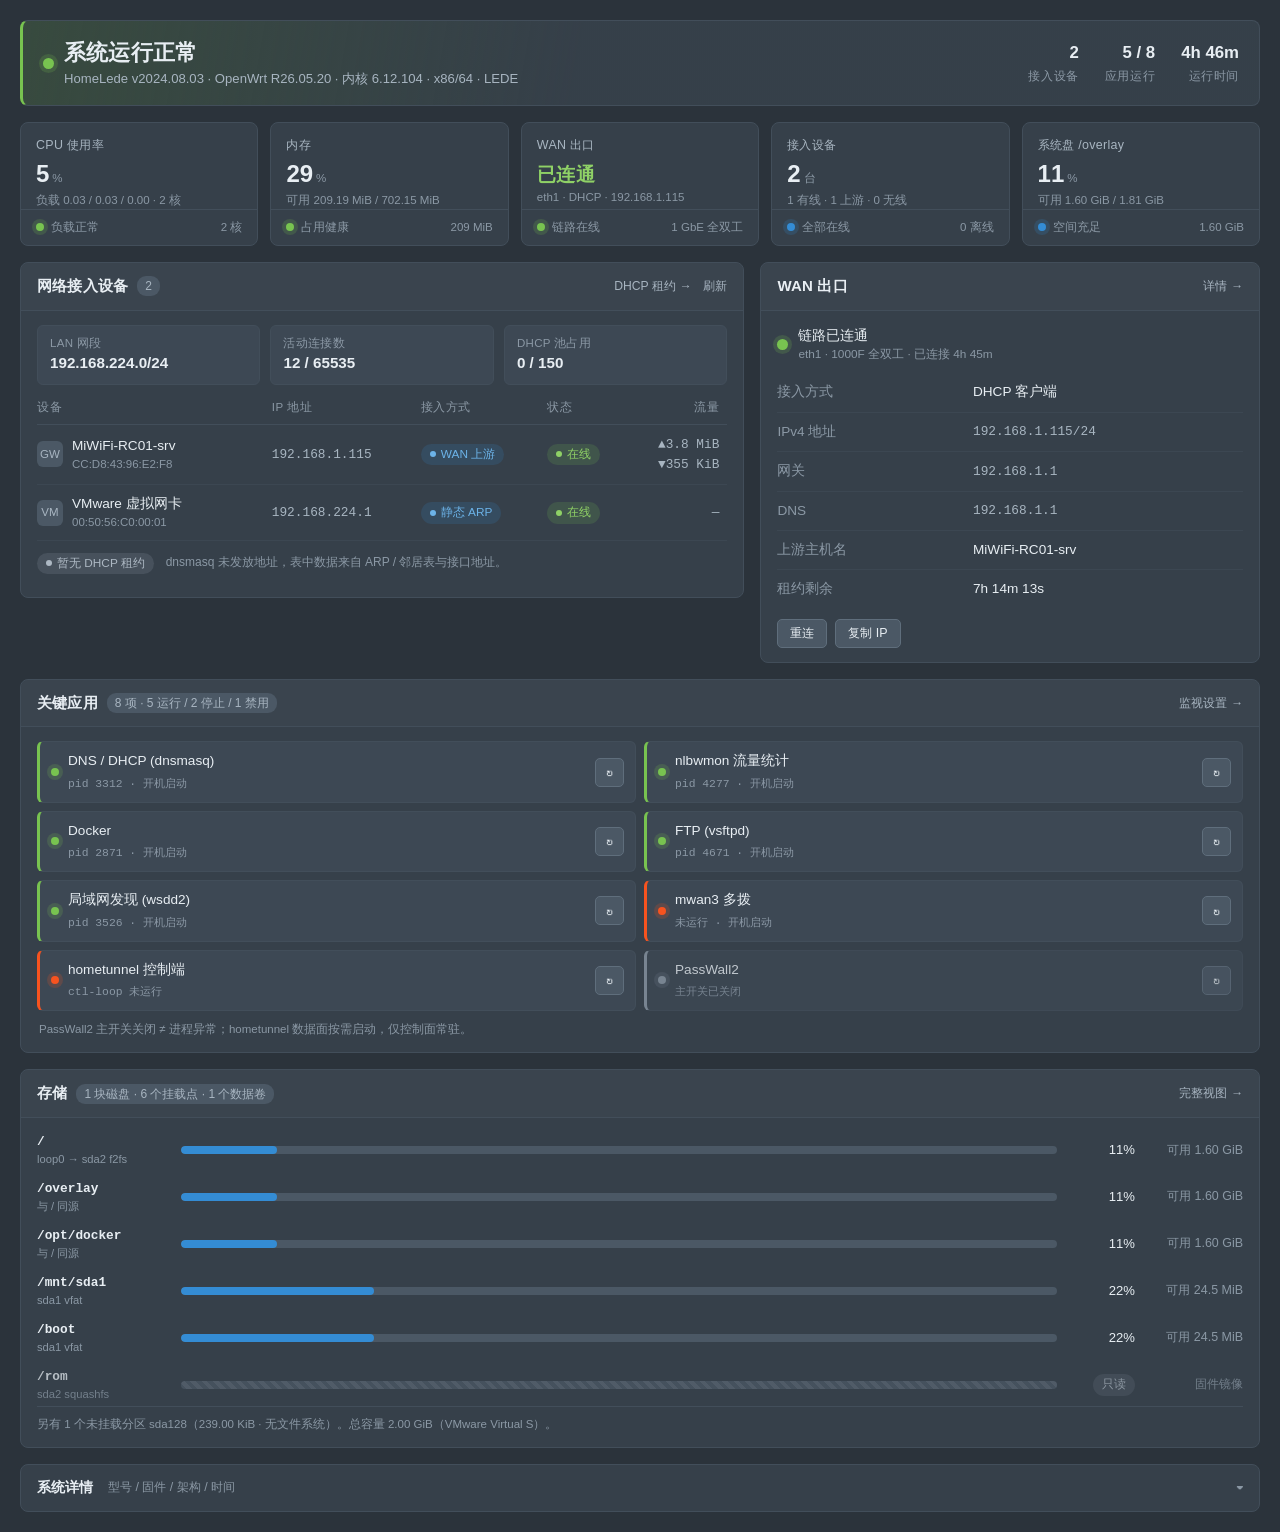
<file: sketches/001-status-first/index.html>
<!doctype html>
<html lang="zh-CN">
<head>
<meta charset="utf-8">
<title>HomeLede 首页 UE 方案 A — 状态优先</title>
<style>
:root{
  --bg:#2b333b; --card:#36404a; --card2:#3d4854; --line:#424e5a;
  --fg:#e8eef3; --fg2:#a8b5c1; --fg3:#8b98a5;
  --primary:#348cd4; --success:#78c350; --warn:#ff9800; --danger:#f7531f; --info:#45bbe0;
  --mono:'Consolas','Courier New',monospace;
  --sans:'Poppins',-apple-system,BlinkMacSystemFont,'Segoe UI','Microsoft YaHei',sans-serif;
}
*{box-sizing:border-box;margin:0;padding:0}
body{background:var(--bg);color:var(--fg);font-family:var(--sans);font-size:14px;line-height:1.5;padding:20px;-webkit-font-smoothing:antialiased}
.wrap{max-width:1280px;margin:0 auto;display:flex;flex-direction:column;gap:16px}

/* ---------- 顶部健康条 ---------- */
.hero{
  background:linear-gradient(100deg,rgba(120,195,80,.16),rgba(54,64,74,.95) 45%);
  border:1px solid var(--line);border-left:3px solid var(--success);
  border-radius:8px;padding:16px 20px;display:flex;align-items:center;gap:20px;flex-wrap:wrap
}
.hero.degraded{background:linear-gradient(100deg,rgba(255,152,0,.16),rgba(54,64,74,.95) 45%);border-left-color:var(--warn)}
.hero-badge{display:flex;align-items:center;gap:10px}
.dot{width:11px;height:11px;border-radius:50%;box-shadow:0 0 0 4px rgba(120,195,80,.18);flex:0 0 auto}
.dot.g{background:var(--success);box-shadow:0 0 0 4px rgba(120,195,80,.18)}
.dot.w{background:var(--warn);box-shadow:0 0 0 4px rgba(255,152,0,.18)}
.dot.r{background:var(--danger);box-shadow:0 0 0 4px rgba(247,83,31,.18)}
.dot.m{background:var(--fg3);box-shadow:0 0 0 4px rgba(139,152,165,.18)}
.sm{width:8px;height:8px;box-shadow:none}
.hero-title{font-size:1.35rem;font-weight:600;letter-spacing:.2px}
.hero-sub{color:var(--fg2);font-size:.82rem}
.hero-right{margin-left:auto;display:flex;gap:26px;flex-wrap:wrap}
.hero-kv{text-align:right}
.hero-kv b{display:block;font-size:1.05rem;font-weight:600;font-variant-numeric:tabular-nums}
.hero-kv span{color:var(--fg3);font-size:.75rem;letter-spacing:.6px}

/* ---------- KPI 条：五张卡统一解剖 = 标题 / 大值 / 副行 / 底部指示 ---------- */
.kpis{display:grid;grid-template-columns:repeat(5,1fr);gap:12px}
.kpi{background:var(--card);border:1px solid var(--line);border-radius:8px;padding:13px 15px 0;display:flex;flex-direction:column;min-height:116px}
.kpi-h{display:flex;align-items:center;gap:7px;color:var(--fg2);font-size:.78rem;letter-spacing:.3px}
.kpi-v{font-size:1.5rem;font-weight:600;margin-top:5px;font-variant-numeric:tabular-nums;line-height:1.2}
.kpi-v small{font-size:.72rem;color:var(--fg3);font-weight:400;margin-left:3px}
/* 状态型大值：落在同一字号槽位，不破坏五卡基线节奏 */
.kpi-v.state{font-size:1.16rem;letter-spacing:.5px;padding-top:4px}
.kpi-v.state.g{color:#8fd166}
.kpi-v.state.r{color:#ff7a4d}
.kpi-v.state.w{color:#ffb74d}
.kpi-f{color:var(--fg3);font-size:.72rem;margin-top:3px;flex:1}
/* 比例轨（表达“用了多少”） */
.kpi-bar{height:4px;background:#4b5865;border-radius:2px;margin-bottom:14px;overflow:hidden}
.kpi-bar>i{display:block;height:100%;border-radius:2px;min-width:6px;transition:width .6s ease}
/* 状态脚注（表达“是/否”）。刻意不用轨道，避免被读成 100% 进度条 */
.kpi-foot{display:flex;align-items:center;gap:7px;margin:auto -15px 0;padding:9px 15px;border-top:1px solid var(--line);color:var(--fg3);font-size:.72rem}
.kpi-foot .txt{margin-left:auto;font-variant-numeric:tabular-nums}
.dot.b{background:var(--primary);box-shadow:0 0 0 4px rgba(52,140,212,.18)}

/* ---------- 通用卡片 ---------- */
.cols{display:grid;grid-template-columns:1.45fr 1fr;gap:16px;align-items:start}
.card{background:var(--card);border:1px solid var(--line);border-radius:8px;overflow:hidden}
.card-h{display:flex;align-items:center;gap:9px;padding:12px 16px;border-bottom:1px solid var(--line);background:rgba(255,255,255,.02)}
.card-h h3{font-size:.94rem;font-weight:600;letter-spacing:.2px}
.card-h .cnt{color:var(--fg2);font-size:.75rem;background:#4b5865;border-radius:9px;padding:1px 8px}
.card-h .act{margin-left:auto;display:flex;gap:12px;align-items:center}
.card-b{padding:14px 16px}
.link{color:var(--fg2);font-size:.76rem;cursor:pointer;text-decoration:none}
.link:hover{color:#6cb3e8}

/* ---------- 网络接入 ---------- */
.nettop{display:grid;grid-template-columns:repeat(3,1fr);gap:10px;margin-bottom:14px}
.mini{background:var(--card2);border:1px solid var(--line);border-radius:6px;padding:9px 12px}
.mini span{display:block;color:var(--fg3);font-size:.72rem;letter-spacing:.3px}
.mini b{font-size:.95rem;font-weight:600;font-variant-numeric:tabular-nums}
table{width:100%;border-collapse:collapse}
th{text-align:left;color:var(--fg3);font-size:.72rem;font-weight:500;letter-spacing:.5px;padding:0 8px 8px 0;border-bottom:1px solid var(--line)}
td{padding:9px 8px 9px 0;border-bottom:1px solid rgba(66,78,90,.55);font-size:.85rem;vertical-align:middle}
tr:last-child td{border-bottom:0}
tbody tr:hover{background:rgba(255,255,255,.025)}
.dev{display:flex;align-items:center;gap:9px}
.avatar{width:26px;height:26px;border-radius:6px;background:#4b5865;display:flex;align-items:center;justify-content:center;font-size:.72rem;color:var(--fg2);flex:0 0 auto}
.dev b{font-weight:500}
.dev em{font-style:normal;display:block;color:var(--fg3);font-size:.72rem}
.mono{font-family:var(--mono);font-size:.8rem;color:var(--fg2)}
.pill{display:inline-flex;align-items:center;gap:5px;font-size:.74rem;padding:2px 9px;border-radius:11px;white-space:nowrap}
.pill i{width:6px;height:6px;border-radius:50%;background:currentColor;flex:0 0 auto}
.p-g{background:rgba(120,195,80,.16);color:#8fd166}
.p-w{background:rgba(255,152,0,.16);color:#ffb74d}
.p-r{background:rgba(247,83,31,.16);color:#ff7a4d}
.p-m{background:rgba(139,152,165,.2);color:#adb8c3}
.p-b{background:rgba(52,140,212,.16);color:#6cb3e8}

/* ---------- 应用 ---------- */
.apps{display:grid;grid-template-columns:1fr 1fr;gap:8px}
.app{background:var(--card2);border:1px solid var(--line);border-left:3px solid var(--fg3);border-radius:6px;padding:9px 11px;display:flex;align-items:center;gap:9px}
.app.on{border-left-color:var(--success)}
.app.off{border-left-color:var(--danger)}
.app.dis{border-left-color:var(--fg3);opacity:.78}
.app-info{min-width:0;flex:1}
.app-info b{display:block;font-weight:500;font-size:.85rem;white-space:nowrap;overflow:hidden;text-overflow:ellipsis}
.app-info em{font-style:normal;color:var(--fg3);font-size:.71rem;font-family:var(--mono)}
/* 重启是每张卡的主操作，给足对比度与命中面积 */
.iconbtn{background:#4b5865;border:1px solid #5f6e7c;color:var(--fg);border-radius:5px;width:29px;height:29px;cursor:pointer;font-size:.9rem;flex:0 0 auto;display:flex;align-items:center;justify-content:center}
.iconbtn:hover{border-color:var(--primary);color:#6cb3e8;background:#526070}
.app-note{grid-column:1/-1;color:var(--fg3);font-size:.72rem;padding:2px 0 0 2px}

/* ---------- 磁盘 ---------- */
.disk{display:flex;flex-direction:column;gap:11px}
.drow{display:grid;grid-template-columns:132px 1fr 66px 96px;gap:12px;align-items:center}
.drow .mp{font-family:var(--mono);font-size:.8rem;font-weight:600;white-space:nowrap;overflow:hidden;text-overflow:ellipsis}
.drow .mp em{font-style:normal;display:block;font-family:var(--sans);font-weight:400;color:var(--fg3);font-size:.7rem}
.bar{height:8px;background:#4b5865;border-radius:4px;overflow:hidden}
.bar>i{display:block;height:100%;background:var(--primary);border-radius:4px;min-width:6px}
.bar>i.w{background:var(--warn)}
.bar>i.r{background:var(--danger)}
/* 只读镜像：斜纹中性轨。不用满格进度条，避免被读成“用满了” */
.bar.ro{background:repeating-linear-gradient(45deg,#4b5865,#4b5865 4px,#5a6673 4px,#5a6673 8px)}
.drow .pct{text-align:right;font-variant-numeric:tabular-nums;font-size:.82rem}
.drow .av{text-align:right;color:var(--fg3);font-size:.78rem;font-variant-numeric:tabular-nums}
.dfoot{color:var(--fg3);font-size:.72rem;margin-top:3px;padding-top:9px;border-top:1px solid var(--line)}

/* ---------- 折叠详情 ---------- */
details.card{border-radius:8px}
details.card>summary{cursor:pointer;list-style:none;padding:12px 16px;display:flex;align-items:center;gap:9px;font-size:.9rem;font-weight:600}
details.card>summary::-webkit-details-marker{display:none}
details.card>summary:after{content:'▾';margin-left:auto;color:var(--fg3);transition:transform .2s}
details[open].card>summary:after{transform:rotate(180deg)}
.sysgrid{display:grid;grid-template-columns:repeat(3,1fr);gap:1px;background:var(--line)}
.sysgrid div{background:var(--card);padding:9px 16px}
.sysgrid span{display:block;color:var(--fg3);font-size:.71rem;letter-spacing:.4px}
.sysgrid b{font-weight:500;font-size:.83rem}
</style>
</head>
<body>
<div class="wrap">

  <!-- ① 系统健康横幅：一眼回答“路由正常吗” -->
  <div class="hero">
    <div class="hero-badge">
      <span class="dot g"></span>
      <div>
        <div class="hero-title">系统运行正常</div>
        <div class="hero-sub">HomeLede v2024.08.03 · OpenWrt R26.05.20 · 内核 6.12.104 · x86/64 · LEDE</div>
      </div>
    </div>
    <div class="hero-right">
      <div class="hero-kv"><b>2</b><span>接入设备</span></div>
      <div class="hero-kv"><b>5 / 8</b><span>应用运行</span></div>
      <div class="hero-kv"><b>4h 46m</b><span>运行时间</span></div>
    </div>
  </div>

  <!-- ② KPI 条：五张卡同一解剖；比例用轨，状态用贴底色条 -->
  <div class="kpis">
    <div class="kpi">
      <div class="kpi-h">CPU 使用率</div>
      <div class="kpi-v">5<small>%</small></div>
      <div class="kpi-f" style="flex:0">负载 0.03 / 0.03 / 0.00 · 2 核</div>
      <div class="kpi-foot"><span class="dot g sm"></span>负载正常<span class="txt">2 核</span></div>
    </div>
    <div class="kpi">
      <div class="kpi-h">内存</div>
      <div class="kpi-v">29<small>%</small></div>
      <div class="kpi-f" style="flex:0">可用 209.19 MiB / 702.15 MiB</div>
      <div class="kpi-foot"><span class="dot g sm"></span>占用健康<span class="txt">209 MiB</span></div>
    </div>
    <div class="kpi">
      <div class="kpi-h">WAN 出口</div>
      <div class="kpi-v state g">已连通</div>
      <div class="kpi-f" style="flex:0">eth1 · DHCP · 192.168.1.115</div>
      <div class="kpi-foot"><span class="dot g sm"></span>链路在线<span class="txt">1 GbE 全双工</span></div>
    </div>
    <div class="kpi">
      <div class="kpi-h">接入设备</div>
      <div class="kpi-v">2<small>台</small></div>
      <div class="kpi-f" style="flex:0">1 有线 · 1 上游 · 0 无线</div>
      <div class="kpi-foot"><span class="dot b sm"></span>全部在线<span class="txt">0 离线</span></div>
    </div>
    <div class="kpi">
      <div class="kpi-h">系统盘 /overlay</div>
      <div class="kpi-v">11<small>%</small></div>
      <div class="kpi-f" style="flex:0">可用 1.60 GiB / 1.81 GiB</div>
      <div class="kpi-foot"><span class="dot b sm"></span>空间充足<span class="txt">1.60 GiB</span></div>
    </div>
  </div>

  <div class="cols">
    <!-- ③ 网络接入设备 -->
    <div class="card">
      <div class="card-h">
        <h3>网络接入设备</h3><span class="cnt">2</span>
        <div class="act"><a class="link">DHCP 租约 →</a><a class="link">刷新</a></div>
      </div>
      <div class="card-b">
        <div class="nettop">
          <div class="mini"><span>LAN 网段</span><b>192.168.224.0/24</b></div>
          <div class="mini"><span>活动连接数</span><b>12 / 65535</b></div>
          <div class="mini"><span>DHCP 池占用</span><b>0 / 150</b></div>
        </div>
        <table>
          <thead><tr><th style="width:34%">设备</th><th>IP 地址</th><th>接入方式</th><th>状态</th><th style="text-align:right">流量</th></tr></thead>
          <tbody>
            <tr>
              <td><div class="dev"><span class="avatar">GW</span><div><b>MiWiFi-RC01-srv</b><em>CC:D8:43:96:E2:F8</em></div></div></td>
              <td><span class="mono">192.168.1.115</span></td>
              <td><span class="pill p-b"><i></i>WAN 上游</span></td>
              <td><span class="pill p-g"><i></i>在线</span></td>
              <td style="text-align:right"><span class="mono">▲3.8 MiB<br>▼355 KiB</span></td>
            </tr>
            <tr>
              <td><div class="dev"><span class="avatar">VM</span><div><b>VMware 虚拟网卡</b><em>00:50:56:C0:00:01</em></div></div></td>
              <td><span class="mono">192.168.224.1</span></td>
              <td><span class="pill p-b"><i></i>静态 ARP</span></td>
              <td><span class="pill p-g"><i></i>在线</span></td>
              <td style="text-align:right"><span class="mono">—</span></td>
            </tr>
            <tr>
              <td colspan="5" style="padding-top:11px">
                <span class="pill p-m"><i></i>暂无 DHCP 租约</span>
                <span style="color:var(--fg3);font-size:.75rem;margin-left:8px">dnsmasq 未发放地址，表中数据来自 ARP / 邻居表与接口地址。</span>
              </td>
            </tr>
          </tbody>
        </table>
      </div>
    </div>

    <!-- ④ WAN 侧卡片 -->
    <div class="card">
      <div class="card-h"><h3>WAN 出口</h3><div class="act"><a class="link">详情 →</a></div></div>
      <div class="card-b" style="display:flex;flex-direction:column;gap:10px">
        <div style="display:flex;align-items:center;gap:10px">
          <span class="dot g"></span>
          <div><b style="font-weight:500">链路已连通</b><div style="color:var(--fg3);font-size:.74rem">eth1 · 1000F 全双工 · 已连接 4h 45m</div></div>
        </div>
        <table>
          <tbody>
            <tr><td style="color:var(--fg3);width:42%">接入方式</td><td>DHCP 客户端</td></tr>
            <tr><td style="color:var(--fg3)">IPv4 地址</td><td class="mono">192.168.1.115/24</td></tr>
            <tr><td style="color:var(--fg3)">网关</td><td class="mono">192.168.1.1</td></tr>
            <tr><td style="color:var(--fg3)">DNS</td><td class="mono">192.168.1.1</td></tr>
            <tr><td style="color:var(--fg3)">上游主机名</td><td>MiWiFi-RC01-srv</td></tr>
            <tr><td style="color:var(--fg3)">租约剩余</td><td>7h 14m 13s</td></tr>
          </tbody>
        </table>
        <div style="display:flex;gap:8px">
          <button class="iconbtn" style="width:auto;padding:0 12px;height:29px;font-size:.78rem">重连</button>
          <button class="iconbtn" style="width:auto;padding:0 12px;height:29px;font-size:.78rem">复制 IP</button>
        </div>
      </div>
    </div>
  </div>

  <!-- ⑤ 关键应用 -->
  <div class="card">
    <div class="card-h">
      <h3>关键应用</h3>
      <span class="cnt">8 项 · 5 运行 / 2 停止 / 1 禁用</span>
      <div class="act"><a class="link">监视设置 →</a></div>
    </div>
    <div class="card-b">
      <div class="apps">
        <div class="app on"><span class="dot g sm"></span>
          <div class="app-info"><b>DNS / DHCP (dnsmasq)</b><em>pid 3312 · 开机启动</em></div>
          <button class="iconbtn" title="重启">↻</button></div>
        <div class="app on"><span class="dot g sm"></span>
          <div class="app-info"><b>nlbwmon 流量统计</b><em>pid 4277 · 开机启动</em></div>
          <button class="iconbtn" title="重启">↻</button></div>
        <div class="app on"><span class="dot g sm"></span>
          <div class="app-info"><b>Docker</b><em>pid 2871 · 开机启动</em></div>
          <button class="iconbtn" title="重启">↻</button></div>
        <div class="app on"><span class="dot g sm"></span>
          <div class="app-info"><b>FTP (vsftpd)</b><em>pid 4671 · 开机启动</em></div>
          <button class="iconbtn" title="重启">↻</button></div>
        <div class="app on"><span class="dot g sm"></span>
          <div class="app-info"><b>局域网发现 (wsdd2)</b><em>pid 3526 · 开机启动</em></div>
          <button class="iconbtn" title="重启">↻</button></div>
        <div class="app off"><span class="dot r sm"></span>
          <div class="app-info"><b>mwan3 多拨</b><em>未运行 · 开机启动</em></div>
          <button class="iconbtn" title="重启">↻</button></div>
        <div class="app off"><span class="dot r sm"></span>
          <div class="app-info"><b>hometunnel 控制端</b><em>ctl-loop 未运行</em></div>
          <button class="iconbtn" title="重启">↻</button></div>
        <div class="app dis"><span class="dot m sm"></span>
          <div class="app-info"><b>PassWall2</b><em>主开关已关闭</em></div>
          <button class="iconbtn" title="重启">↻</button></div>
        <div class="app-note">PassWall2 主开关关闭 ≠ 进程异常；hometunnel 数据面按需启动，仅控制面常驻。</div>
      </div>
    </div>
  </div>

  <!-- ⑥ 存储 -->
  <div class="card">
    <div class="card-h"><h3>存储</h3><span class="cnt">1 块磁盘 · 6 个挂载点 · 1 个数据卷</span>
      <div class="act"><a class="link">完整视图 →</a></div>
    </div>
    <div class="card-b">
      <div class="disk">
        <div class="drow">
          <div class="mp">/<em>loop0 → sda2 f2fs</em></div>
          <div class="bar"><i style="width:11%"></i></div><div class="pct">11%</div><div class="av">可用 1.60 GiB</div>
        </div>
        <div class="drow">
          <div class="mp">/overlay<em>与 / 同源</em></div>
          <div class="bar"><i style="width:11%"></i></div><div class="pct">11%</div><div class="av">可用 1.60 GiB</div>
        </div>
        <div class="drow">
          <div class="mp">/opt/docker<em>与 / 同源</em></div>
          <div class="bar"><i style="width:11%"></i></div><div class="pct">11%</div><div class="av">可用 1.60 GiB</div>
        </div>
        <div class="drow">
          <div class="mp">/mnt/sda1<em>sda1 vfat</em></div>
          <div class="bar"><i style="width:22%"></i></div><div class="pct">22%</div><div class="av">可用 24.5 MiB</div>
        </div>
        <div class="drow">
          <div class="mp">/boot<em>sda1 vfat</em></div>
          <div class="bar"><i style="width:22%"></i></div><div class="pct">22%</div><div class="av">可用 24.5 MiB</div>
        </div>
        <div class="drow" style="opacity:.72">
          <div class="mp">/rom<em>sda2 squashfs</em></div>
          <div class="bar ro"></div><div class="pct"><span class="pill p-m">只读</span></div><div class="av">固件镜像</div>
        </div>
      </div>
      <div class="dfoot">另有 1 个未挂载分区 sda128（239.00 KiB · 无文件系统）。总容量 2.00 GiB（VMware Virtual S）。</div>
    </div>
  </div>

  <!-- ⑦ 折叠的系统详情，把原有信息收进抽屉 -->
  <details class="card">
    <summary>系统详情<span style="color:var(--fg3);font-weight:400;font-size:.78rem;margin-left:6px">型号 / 固件 / 架构 / 时间</span></summary>
    <div class="sysgrid">
      <div><span>主机名</span><b>LEDE</b></div>
      <div><span>型号</span><b>VMware Virtual Platform</b></div>
      <div><span>架构</span><b>AMD Ryzen 9 5900X ×1C2T</b></div>
      <div><span>目标平台</span><b>x86/64</b></div>
      <div><span>固件版本</span><b>HomeLede v2024.08.03</b></div>
      <div><span>内核版本</span><b>6.12.104</b></div>
      <div><span>CPU 跑分</span><b>75950.1</b></div>
      <div><span>本地时间</span><b>2026-09-26 15:04:43</b></div>
      <div><span>运行时间</span><b>4h 46m 7s</b></div>
    </div>
  </details>

</div>
</body>
</html>
</file>
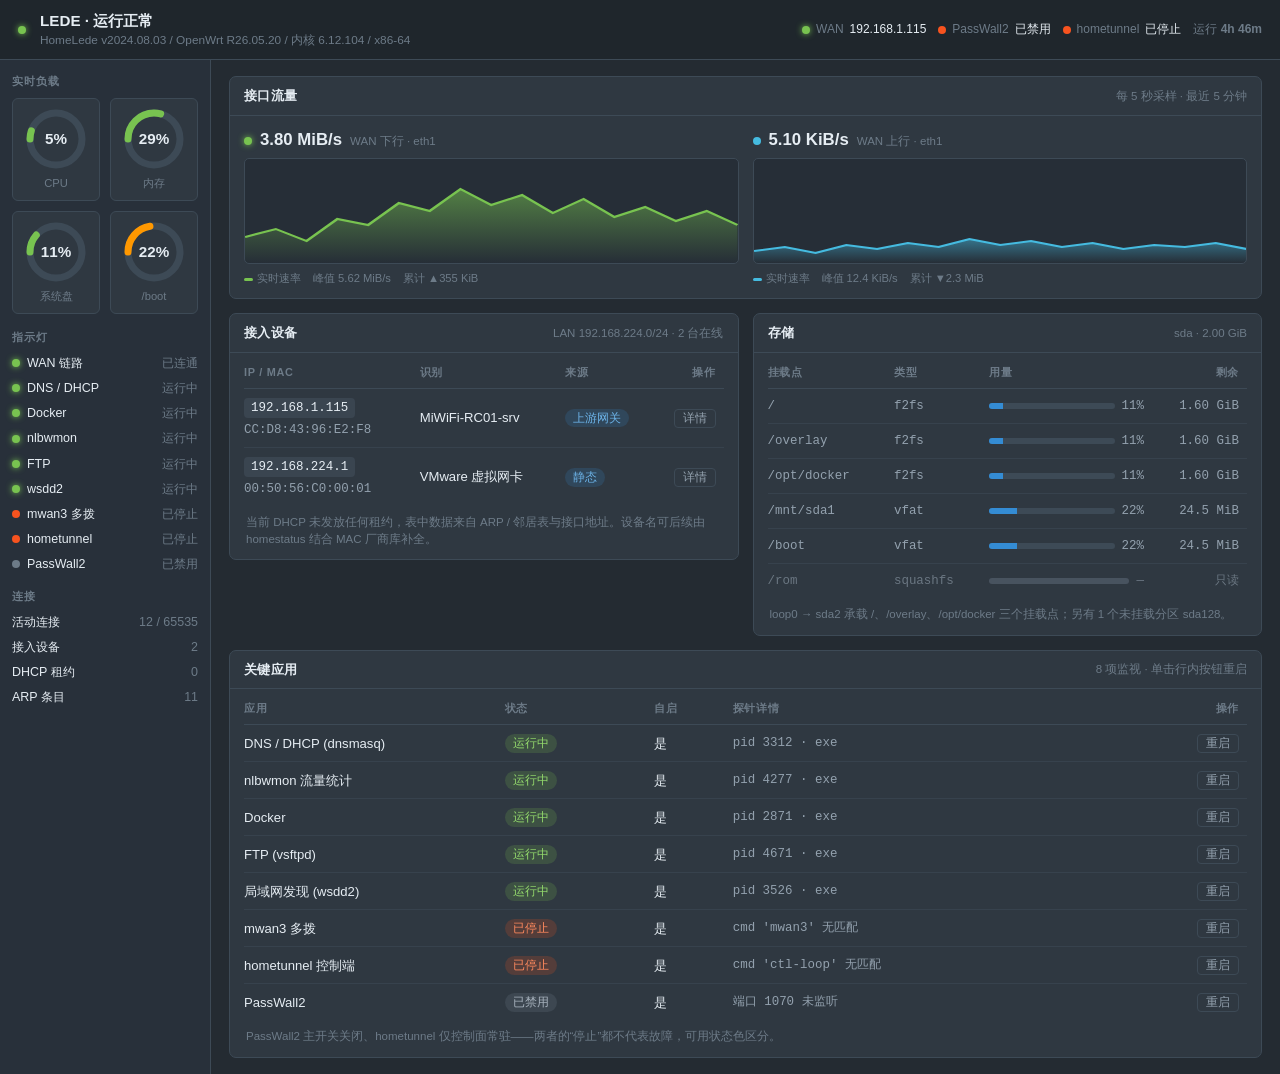
<file: sketches/002-console/index.html>
<!doctype html>
<html lang="zh-CN">
<head>
<meta charset="utf-8">
<title>HomeLede 首页 UE 方案 B — 监控台</title>
<style>
:root{
  --bg:#242b32; --panel:#2f3841; --panel2:#37414b; --line:#3d4a56;
  --fg:#e6edf3; --fg2:#93a1ae; --fg3:#6d7b88;
  --primary:#348cd4; --success:#78c350; --warn:#ff9800; --danger:#f7531f; --info:#45bbe0;
  --mono:'Consolas','Courier New',monospace;
  --sans:'Poppins',-apple-system,BlinkMacSystemFont,'Segoe UI','Microsoft YaHei',sans-serif;
}
*{box-sizing:border-box;margin:0;padding:0}
body{background:var(--bg);color:var(--fg);font-family:var(--sans);font-size:13px;line-height:1.45;-webkit-font-smoothing:antialiased}

/* 顶部命令条 */
.cmd{display:flex;align-items:center;gap:14px;padding:10px 18px;background:#1f262c;border-bottom:1px solid var(--line);position:sticky;top:0;z-index:5}
.cmd .h{font-size:.95rem;font-weight:600}
.cmd .sub{color:var(--fg3);font-size:.74rem}
.cmd .sp{margin-left:auto;display:flex;gap:12px;align-items:center;color:var(--fg3);font-size:.75rem}
.led{display:inline-flex;align-items:center;gap:6px}
.led b{color:var(--fg);font-weight:500}
.b{width:8px;height:8px;border-radius:50%;display:inline-block}
.b.g{background:var(--success);box-shadow:0 0 6px var(--success)}
.b.r{background:var(--danger)}
.b.w{background:var(--warn)}
.b.m{background:var(--fg3)}

.shell{display:grid;grid-template-columns:210px 1fr;gap:1px;background:var(--line);min-height:calc(100vh - 42px)}
.rail{background:#28303a;padding:14px 12px;display:flex;flex-direction:column;gap:16px}
.rail h4{font-size:.68rem;letter-spacing:1.1px;text-transform:uppercase;color:var(--fg3);margin-bottom:8px;font-weight:600}

/* 环形表盘 */
.gauges{display:grid;grid-template-columns:1fr 1fr;gap:10px}
.gauge{background:var(--panel);border:1px solid var(--line);border-radius:6px;padding:9px 6px;text-align:center}
.ring{position:relative;width:62px;height:62px;margin:0 auto}
.ring svg{transform:rotate(-90deg)}
.ring path{fill:none;stroke-width:7;stroke-linecap:round}
.ring .t{stroke:#3d4a56}
.ring .v{stroke:var(--success);transition:stroke-dashoffset .7s}
.ring.w .v{stroke:var(--warn)}
.ring.r .v{stroke:var(--danger)}
.ring b{position:absolute;inset:0;display:flex;align-items:center;justify-content:center;font-size:.95rem;font-weight:600;font-variant-numeric:tabular-nums}
.gauge span{display:block;color:var(--fg3);font-size:.7rem;margin-top:5px}

/* 竖排迷你列表 */
.rlist{display:flex;flex-direction:column;gap:7px}
.rrow{display:flex;align-items:center;gap:7px;font-size:.78rem}
.rrow em{font-style:normal;color:var(--fg3);margin-left:auto;font-variant-numeric:tabular-nums}
.rrow .nm{min-width:0;overflow:hidden;text-overflow:ellipsis;white-space:nowrap}

.main{padding:16px 18px;display:flex;flex-direction:column;gap:14px;background:var(--bg)}

/* 面板 */
.pane{background:var(--panel);border:1px solid var(--line);border-radius:7px}
.pane-h{display:flex;align-items:center;gap:8px;padding:9px 14px;border-bottom:1px solid var(--line)}
.pane-h h3{font-size:.84rem;font-weight:600;letter-spacing:.3px}
.pane-h .sp{margin-left:auto;color:var(--fg3);font-size:.72rem}
.pane-b{padding:12px 14px}

/* 流量图 */
.traffic{display:grid;grid-template-columns:1fr 1fr;gap:14px}
.tcol .tl{display:flex;align-items:baseline;gap:8px;margin-bottom:6px}
.tcol .tl b{font-size:1.05rem;font-weight:600;font-variant-numeric:tabular-nums}
.tcol .tl span{color:var(--fg3);font-size:.72rem}
.sparkwrap{border:1px solid var(--line);border-radius:5px;background:#262e37;overflow:hidden}
svg.spark{display:block;width:100%;height:104px}

/* 表格 */
table{width:100%;border-collapse:collapse}
th{text-align:left;color:var(--fg3);font-size:.68rem;font-weight:600;letter-spacing:.7px;text-transform:uppercase;padding:0 8px 7px 0;border-bottom:1px solid var(--line)}
td{padding:8px 8px 8px 0;border-bottom:1px solid rgba(61,74,86,.6);font-size:.82rem;vertical-align:middle}
tr:last-child td{border-bottom:0}
tbody tr:hover{background:rgba(255,255,255,.03)}
.mono{font-family:var(--mono);font-size:.78rem;color:var(--fg2)}
.ipbox{font-family:var(--mono);font-size:.78rem;background:#3a4550;border-radius:4px;padding:1px 7px;display:inline-block}
.pill{display:inline-flex;align-items:center;gap:5px;font-size:.72rem;padding:1px 8px;border-radius:10px}
.p-g{background:rgba(120,195,80,.18);color:#93d96c}
.p-r{background:rgba(247,83,31,.18);color:#ff8a5e}
.p-m{background:rgba(109,123,136,.22);color:#a8b3be}
.p-b{background:rgba(52,140,212,.18);color:#6cb3e8}
.rbtn{background:transparent;border:1px solid var(--line);color:var(--fg2);border-radius:4px;padding:1px 8px;font-size:.72rem;cursor:pointer}
.rbtn:hover{border-color:var(--primary);color:var(--primary)}
.split{display:grid;grid-template-columns:1fr 1fr;gap:14px;align-items:start}
.hint{color:var(--fg3);font-size:.72rem;padding:8px 2px 0}
.legend{display:flex;gap:12px;color:var(--fg3);font-size:.7rem;padding-top:6px}
.legend i{display:inline-block;width:9px;height:3px;border-radius:2px;margin-right:4px;vertical-align:middle}
</style>
</head>
<body>

<div class="cmd">
  <span class="b g"></span>
  <div>
    <div class="h">LEDE · 运行正常</div>
    <div class="sub">HomeLede v2024.08.03 / OpenWrt R26.05.20 / 内核 6.12.104 / x86-64</div>
  </div>
  <div class="sp">
    <span class="led"><span class="b g"></span>WAN <b>192.168.1.115</b></span>
    <span class="led"><span class="b r"></span>PassWall2 <b>已禁用</b></span>
    <span class="led"><span class="b r"></span>hometunnel <b>已停止</b></span>
    <span>运行 <b>4h 46m</b></span>
  </div>
</div>

<div class="shell">
  <!-- 左轨：表盘 + 关键指示灯 -->
  <aside class="rail">
    <div>
      <h4>实时负载</h4>
      <div class="gauges">
        <div class="gauge">
          <div class="ring"><svg width="62" height="62"><path class="t" d="M31 5a26 26 0 1 1 0 52a26 26 0 1 1 0-52"/><path class="v" stroke-dasharray="163.4" stroke-dashoffset="155" d="M31 5a26 26 0 1 1 0 52a26 26 0 1 1 0-52"/></svg><b>5%</b></div>
          <span>CPU</span>
        </div>
        <div class="gauge">
          <div class="ring"><svg width="62" height="62"><path class="t" d="M31 5a26 26 0 1 1 0 52a26 26 0 1 1 0-52"/><path class="v" stroke-dasharray="163.4" stroke-dashoffset="116" d="M31 5a26 26 0 1 1 0 52a26 26 0 1 1 0-52"/></svg><b>29%</b></div>
          <span>内存</span>
        </div>
        <div class="gauge">
          <div class="ring"><svg width="62" height="62"><path class="t" d="M31 5a26 26 0 1 1 0 52a26 26 0 1 1 0-52"/><path class="v" stroke-dasharray="163.4" stroke-dashoffset="145" d="M31 5a26 26 0 1 1 0 52a26 26 0 1 1 0-52"/></svg><b>11%</b></div>
          <span>系统盘</span>
        </div>
        <div class="gauge">
          <div class="ring w"><svg width="62" height="62"><path class="t" d="M31 5a26 26 0 1 1 0 52a26 26 0 1 1 0-52"/><path class="v" stroke-dasharray="163.4" stroke-dashoffset="127" d="M31 5a26 26 0 1 1 0 52a26 26 0 1 1 0-52"/></svg><b>22%</b></div>
          <span>/boot</span>
        </div>
      </div>
    </div>

    <div>
      <h4>指示灯</h4>
      <div class="rlist">
        <div class="rrow"><span class="b g"></span><span class="nm">WAN 链路</span><em>已连通</em></div>
        <div class="rrow"><span class="b g"></span><span class="nm">DNS / DHCP</span><em>运行中</em></div>
        <div class="rrow"><span class="b g"></span><span class="nm">Docker</span><em>运行中</em></div>
        <div class="rrow"><span class="b g"></span><span class="nm">nlbwmon</span><em>运行中</em></div>
        <div class="rrow"><span class="b g"></span><span class="nm">FTP</span><em>运行中</em></div>
        <div class="rrow"><span class="b g"></span><span class="nm">wsdd2</span><em>运行中</em></div>
        <div class="rrow"><span class="b r"></span><span class="nm">mwan3 多拨</span><em>已停止</em></div>
        <div class="rrow"><span class="b r"></span><span class="nm">hometunnel</span><em>已停止</em></div>
        <div class="rrow"><span class="b m"></span><span class="nm">PassWall2</span><em>已禁用</em></div>
      </div>
    </div>

    <div>
      <h4>连接</h4>
      <div class="rlist">
        <div class="rrow"><span class="nm">活动连接</span><em>12 / 65535</em></div>
        <div class="rrow"><span class="nm">接入设备</span><em>2</em></div>
        <div class="rrow"><span class="nm">DHCP 租约</span><em>0</em></div>
        <div class="rrow"><span class="nm">ARP 条目</span><em>11</em></div>
      </div>
    </div>
  </aside>

  <!-- 主列 -->
  <div class="main">

    <!-- 流量 -->
    <div class="pane">
      <div class="pane-h"><h3>接口流量</h3><span class="sp">每 5 秒采样 · 最近 5 分钟</span></div>
      <div class="pane-b">
        <div class="traffic">
          <div class="tcol">
            <div class="tl"><span class="b g"></span><b>3.80 MiB/s</b><span>WAN 下行 · eth1</span></div>
            <div class="sparkwrap">
              <svg class="spark" viewBox="0 0 320 104" preserveAspectRatio="none">
                <defs><linearGradient id="g1" x1="0" y1="0" x2="0" y2="1">
                  <stop offset="0%" stop-color="#78c350" stop-opacity=".55"/><stop offset="100%" stop-color="#78c350" stop-opacity="0"/>
                </linearGradient></defs>
                <polyline fill="url(#g1)" stroke="none" points="0,104 0,78 20,70 40,82 60,60 80,66 100,44 120,52 140,30 160,46 180,36 200,54 220,40 240,58 260,48 280,62 300,52 320,66 320,104"/>
                <polyline fill="none" stroke="#78c350" stroke-width="2" points="0,78 20,70 40,82 60,60 80,66 100,44 120,52 140,30 160,46 180,36 200,54 220,40 240,58 260,48 280,62 300,52 320,66"/>
              </svg>
            </div>
            <div class="legend"><span><i style="background:#78c350"></i>实时速率</span><span>峰值 5.62 MiB/s</span><span>累计 ▲355 KiB</span></div>
          </div>
          <div class="tcol">
            <div class="tl"><span class="b b" style="background:#45bbe0"></span><b>5.10 KiB/s</b><span>WAN 上行 · eth1</span></div>
            <div class="sparkwrap">
              <svg class="spark" viewBox="0 0 320 104" preserveAspectRatio="none">
                <defs><linearGradient id="g2" x1="0" y1="0" x2="0" y2="1">
                  <stop offset="0%" stop-color="#45bbe0" stop-opacity=".5"/><stop offset="100%" stop-color="#45bbe0" stop-opacity="0"/>
                </linearGradient></defs>
                <polyline fill="url(#g2)" stroke="none" points="0,104 0,92 20,88 40,94 60,86 80,90 100,84 120,88 140,80 160,86 180,82 200,88 220,84 240,90 260,86 280,88 300,84 320,90 320,104"/>
                <polyline fill="none" stroke="#45bbe0" stroke-width="2" points="0,92 20,88 40,94 60,86 80,90 100,84 120,88 140,80 160,86 180,82 200,88 220,84 240,90 260,86 280,88 300,84 320,90"/>
              </svg>
            </div>
            <div class="legend"><span><i style="background:#45bbe0"></i>实时速率</span><span>峰值 12.4 KiB/s</span><span>累计 ▼2.3 MiB</span></div>
          </div>
        </div>
      </div>
    </div>

    <div class="split">
      <!-- 接入设备 -->
      <div class="pane">
        <div class="pane-h"><h3>接入设备</h3><span class="sp">LAN 192.168.224.0/24 · 2 台在线</span></div>
        <div class="pane-b">
          <table>
            <thead><tr><th>IP / MAC</th><th>识别</th><th>来源</th><th style="text-align:right">操作</th></tr></thead>
            <tbody>
              <tr>
                <td><span class="ipbox">192.168.1.115</span><div class="mono" style="margin-top:3px">CC:D8:43:96:E2:F8</div></td>
                <td>MiWiFi-RC01-srv</td>
                <td><span class="pill p-b">上游网关</span></td>
                <td style="text-align:right"><button class="rbtn">详情</button></td>
              </tr>
              <tr>
                <td><span class="ipbox">192.168.224.1</span><div class="mono" style="margin-top:3px">00:50:56:C0:00:01</div></td>
                <td>VMware 虚拟网卡</td>
                <td><span class="pill p-b">静态</span></td>
                <td style="text-align:right"><button class="rbtn">详情</button></td>
              </tr>
            </tbody>
          </table>
          <div class="hint">当前 DHCP 未发放任何租约，表中数据来自 ARP / 邻居表与接口地址。设备名可后续由 homestatus 结合 MAC 厂商库补全。</div>
        </div>
      </div>

      <!-- 存储 -->
      <div class="pane">
        <div class="pane-h"><h3>存储</h3><span class="sp">sda · 2.00 GiB</span></div>
        <div class="pane-b">
          <table>
            <thead><tr><th>挂载点</th><th>类型</th><th style="width:34%">用量</th><th style="text-align:right">剩余</th></tr></thead>
            <tbody>
              <tr><td class="mono">/</td><td class="mono">f2fs</td>
                <td><div style="display:flex;align-items:center;gap:7px"><span style="flex:1;height:6px;background:#3d4a56;border-radius:3px;overflow:hidden"><i style="display:block;height:100%;width:11%;background:#348cd4"></i></span><span class="mono">11%</span></div></td>
                <td style="text-align:right" class="mono">1.60 GiB</td></tr>
              <tr><td class="mono">/overlay</td><td class="mono">f2fs</td>
                <td><div style="display:flex;align-items:center;gap:7px"><span style="flex:1;height:6px;background:#3d4a56;border-radius:3px;overflow:hidden"><i style="display:block;height:100%;width:11%;background:#348cd4"></i></span><span class="mono">11%</span></div></td>
                <td style="text-align:right" class="mono">1.60 GiB</td></tr>
              <tr><td class="mono">/opt/docker</td><td class="mono">f2fs</td>
                <td><div style="display:flex;align-items:center;gap:7px"><span style="flex:1;height:6px;background:#3d4a56;border-radius:3px;overflow:hidden"><i style="display:block;height:100%;width:11%;background:#348cd4"></i></span><span class="mono">11%</span></div></td>
                <td style="text-align:right" class="mono">1.60 GiB</td></tr>
              <tr><td class="mono">/mnt/sda1</td><td class="mono">vfat</td>
                <td><div style="display:flex;align-items:center;gap:7px"><span style="flex:1;height:6px;background:#3d4a56;border-radius:3px;overflow:hidden"><i style="display:block;height:100%;width:22%;background:#348cd4"></i></span><span class="mono">22%</span></div></td>
                <td style="text-align:right" class="mono">24.5 MiB</td></tr>
              <tr><td class="mono">/boot</td><td class="mono">vfat</td>
                <td><div style="display:flex;align-items:center;gap:7px"><span style="flex:1;height:6px;background:#3d4a56;border-radius:3px;overflow:hidden"><i style="display:block;height:100%;width:22%;background:#348cd4"></i></span><span class="mono">22%</span></div></td>
                <td style="text-align:right" class="mono">24.5 MiB</td></tr>
              <tr style="opacity:.6"><td class="mono">/rom</td><td class="mono">squashfs</td>
                <td><div style="display:flex;align-items:center;gap:7px"><span style="flex:1;height:6px;background:#3d4a56;border-radius:3px;overflow:hidden"><i style="display:block;height:100%;width:100%;background:#5a6673"></i></span><span class="mono">—</span></div></td>
                <td style="text-align:right" class="mono">只读</td></tr>
            </tbody>
          </table>
          <div class="hint">loop0 → sda2 承载 /、/overlay、/opt/docker 三个挂载点；另有 1 个未挂载分区 sda128。</div>
        </div>
      </div>
    </div>

    <!-- 应用 -->
    <div class="pane">
      <div class="pane-h"><h3>关键应用</h3><span class="sp">8 项监视 · 单击行内按钮重启</span></div>
      <div class="pane-b">
        <table>
          <thead><tr><th style="width:26%">应用</th><th>状态</th><th>自启</th><th>探针详情</th><th style="text-align:right">操作</th></tr></thead>
          <tbody>
            <tr><td>DNS / DHCP (dnsmasq)</td><td><span class="pill p-g">运行中</span></td><td>是</td><td class="mono">pid 3312 · exe</td><td style="text-align:right"><button class="rbtn">重启</button></td></tr>
            <tr><td>nlbwmon 流量统计</td><td><span class="pill p-g">运行中</span></td><td>是</td><td class="mono">pid 4277 · exe</td><td style="text-align:right"><button class="rbtn">重启</button></td></tr>
            <tr><td>Docker</td><td><span class="pill p-g">运行中</span></td><td>是</td><td class="mono">pid 2871 · exe</td><td style="text-align:right"><button class="rbtn">重启</button></td></tr>
            <tr><td>FTP (vsftpd)</td><td><span class="pill p-g">运行中</span></td><td>是</td><td class="mono">pid 4671 · exe</td><td style="text-align:right"><button class="rbtn">重启</button></td></tr>
            <tr><td>局域网发现 (wsdd2)</td><td><span class="pill p-g">运行中</span></td><td>是</td><td class="mono">pid 3526 · exe</td><td style="text-align:right"><button class="rbtn">重启</button></td></tr>
            <tr><td>mwan3 多拨</td><td><span class="pill p-r">已停止</span></td><td>是</td><td class="mono">cmd 'mwan3' 无匹配</td><td style="text-align:right"><button class="rbtn">重启</button></td></tr>
            <tr><td>hometunnel 控制端</td><td><span class="pill p-r">已停止</span></td><td>是</td><td class="mono">cmd 'ctl-loop' 无匹配</td><td style="text-align:right"><button class="rbtn">重启</button></td></tr>
            <tr><td>PassWall2</td><td><span class="pill p-m">已禁用</span></td><td>是</td><td class="mono">端口 1070 未监听</td><td style="text-align:right"><button class="rbtn">重启</button></td></tr>
          </tbody>
        </table>
        <div class="hint">PassWall2 主开关关闭、hometunnel 仅控制面常驻——两者的“停止”都不代表故障，可用状态色区分。</div>
      </div>
    </div>

  </div>
</div>
</body>
</html>
</file>
